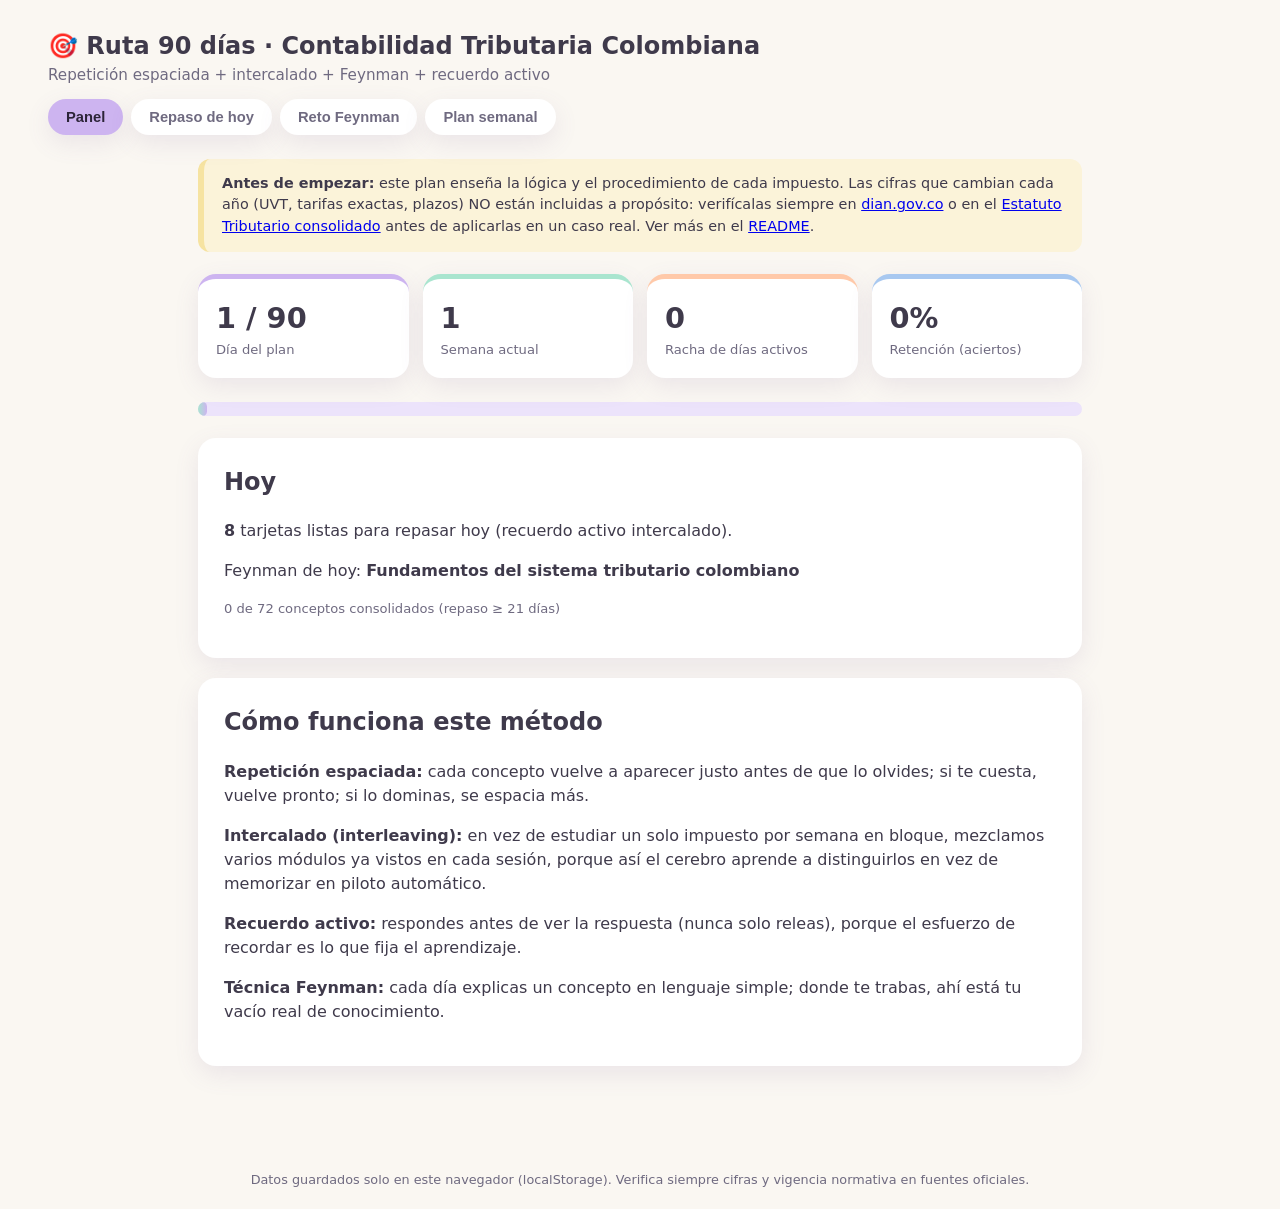
<file: index.html>
<!doctype html>
<html lang="es">
<head>
  <meta charset="UTF-8" />
  <meta name="viewport" content="width=device-width, initial-scale=1.0" />
  <title>Ruta 90 días · Contabilidad Tributaria</title>
  <link rel="stylesheet" href="assets/styles.css" />
</head>
<body>
  <header class="top">
    <div>
      <h1>🎯 Ruta 90 días · Contabilidad Tributaria Colombiana</h1>
      <div class="subtitulo">Repetición espaciada + intercalado + Feynman + recuerdo activo</div>
    </div>
  </header>

  <nav class="tabs">
    <button data-vista="dashboard" class="activo">Panel</button>
    <button data-vista="recall">Repaso de hoy</button>
    <button data-vista="feynman">Reto Feynman</button>
    <button data-vista="plan">Plan semanal</button>
  </nav>

  <main>
    <div class="aviso">
      <strong>Antes de empezar:</strong> este plan enseña la lógica y el procedimiento de cada
      impuesto. Las cifras que cambian cada año (UVT, tarifas exactas, plazos) NO están incluidas
      a propósito: verifícalas siempre en <a href="https://www.dian.gov.co" target="_blank" rel="noopener">dian.gov.co</a>
      o en el <a href="http://www.secretariasenado.gov.co/senado/basedoc/estatuto_tributario.html" target="_blank" rel="noopener">Estatuto Tributario consolidado</a> antes de aplicarlas en un caso real. Ver más en el
      <a href="README.md">README</a>.
    </div>

    <section id="vista-dashboard" class="vista activa">
      <div class="grid-stats">
        <div class="stat"><div class="valor" id="stat-dia">-</div><div class="etiqueta">Día del plan</div></div>
        <div class="stat"><div class="valor" id="stat-semana">-</div><div class="etiqueta">Semana actual</div></div>
        <div class="stat"><div class="valor" id="stat-racha">-</div><div class="etiqueta">Racha de días activos</div></div>
        <div class="stat"><div class="valor" id="stat-retencion">-</div><div class="etiqueta">Retención (aciertos)</div></div>
      </div>
      <div class="barra-progreso"><div id="barra-dias"></div></div>
      <div class="card-panel">
        <h2>Hoy</h2>
        <div id="resumen-hoy"></div>
        <p id="resumen-tarjetas" class="fuentes"></p>
      </div>
      <div class="card-panel">
        <h2>Cómo funciona este método</h2>
        <p><strong>Repetición espaciada:</strong> cada concepto vuelve a aparecer justo antes de que lo olvides; si te cuesta, vuelve pronto; si lo dominas, se espacia más.</p>
        <p><strong>Intercalado (interleaving):</strong> en vez de estudiar un solo impuesto por semana en bloque, mezclamos varios módulos ya vistos en cada sesión, porque así el cerebro aprende a distinguirlos en vez de memorizar en piloto automático.</p>
        <p><strong>Recuerdo activo:</strong> respondes antes de ver la respuesta (nunca solo releas), porque el esfuerzo de recordar es lo que fija el aprendizaje.</p>
        <p><strong>Técnica Feynman:</strong> cada día explicas un concepto en lenguaje simple; donde te trabas, ahí está tu vacío real de conocimiento.</p>
      </div>
    </section>

    <section id="vista-recall" class="vista">
      <div class="card-panel">
        <span class="pill" id="progreso-sesion"></span>
        <div id="contenedor-flash"></div>
      </div>
    </section>

    <section id="vista-feynman" class="vista">
      <div class="card-panel" id="panel-feynman"></div>
    </section>

    <section id="vista-plan" class="vista">
      <div class="card-panel">
        <h2>Plan de 12 semanas (90 días)</h2>
        <p>Cada módulo se "activa" en su semana foco y desde entonces se intercala en las sesiones diarias con los módulos anteriores.</p>
        <table class="plan">
          <thead><tr><th>Semana foco</th><th>Módulo</th><th>Contenido</th><th>Estado</th></tr></thead>
          <tbody id="cuerpo-plan"></tbody>
        </table>
      </div>
    </section>
  </main>

  <footer class="pie">
    Datos guardados solo en este navegador (localStorage). Verifica siempre cifras y vigencia normativa en fuentes oficiales.
  </footer>

  <script src="data/temario.js"></script>
  <script src="assets/app.js"></script>
  <script src="assets/ui.js"></script>
</body>
</html>
</file>
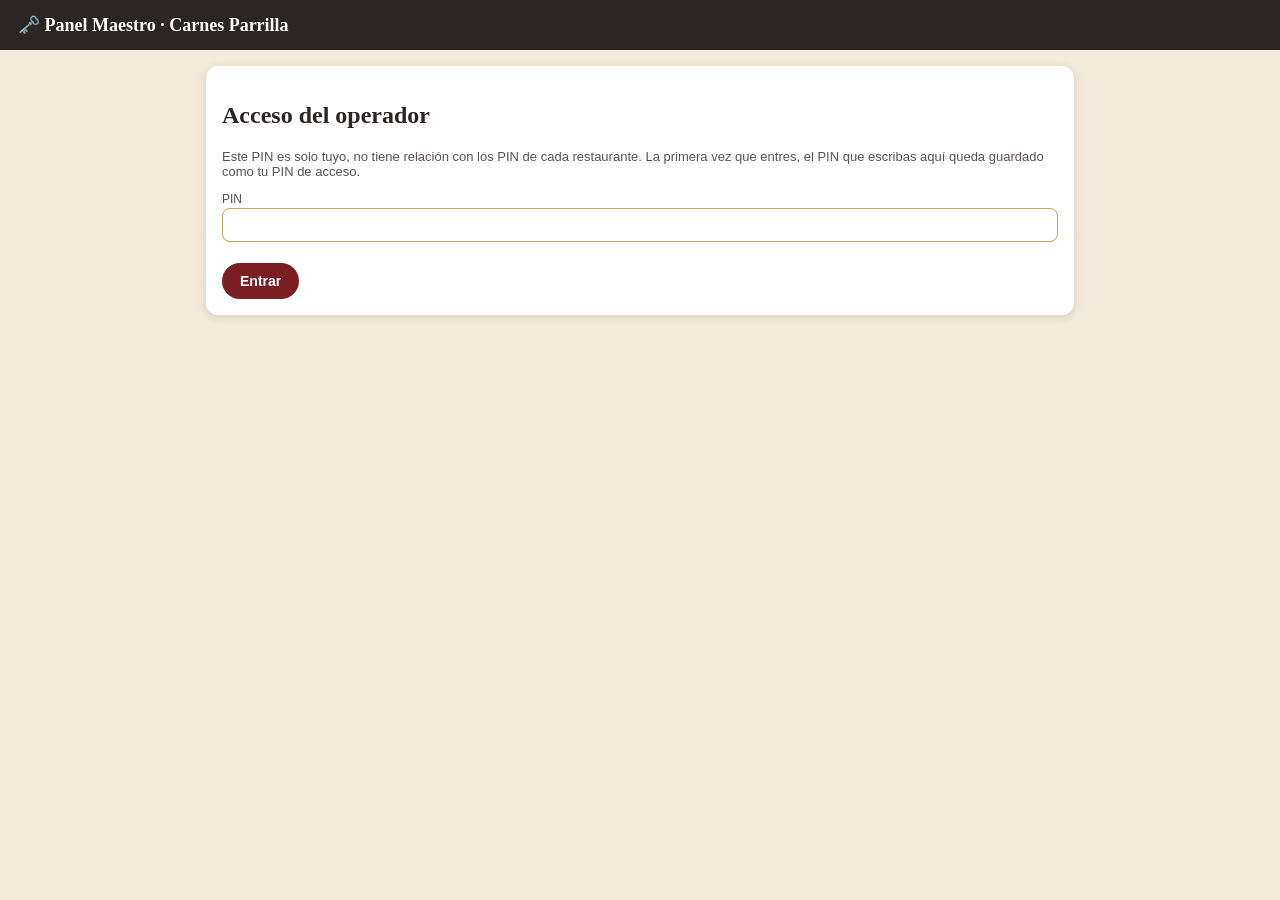
<file: panel-maestro/Index.html>
<!doctype html>
<html lang="es">
<head>
<base target="_top">
<meta charset="UTF-8" />
<style>
  :root{ --vino:#7A1E24; --carbon:#2B2523; --crema:#F4EBDD; --brasa:#D9772B; --dorado:#C9A45C; }
  *{box-sizing:border-box;}
  html,body{margin:0;padding:0;background:var(--crema);color:var(--carbon);font-family:Arial,sans-serif;}
  h1,h2{font-family:Georgia,'Times New Roman',serif;}
  button{font-family:inherit;cursor:pointer;border:none;border-radius:999px;padding:10px 18px;
    font-size:14px;font-weight:700;}
  button.primario{background:var(--vino);color:#fff;}
  button.secundario{background:#fff;color:var(--vino);border:2px solid var(--vino);}
  button.peligro{background:#9B2C2C;color:#fff;}
  input,textarea{font-family:inherit;font-size:14px;padding:8px 10px;border-radius:8px;
    border:1px solid var(--dorado);width:100%;margin-bottom:8px;}
  .oculto{display:none !important;}
  #topbar{background:var(--carbon);color:#fff;padding:14px 18px;}
  #contenedor{max-width:900px;margin:0 auto;padding:16px;}
  .tarjeta{background:#fff;border-radius:12px;box-shadow:0 2px 10px rgba(43,37,35,.15);padding:16px;margin-bottom:14px;}
  table{width:100%;border-collapse:collapse;font-size:14px;}
  th,td{text-align:left;padding:8px;border-bottom:1px solid #eee2d2;}
  .badge{display:inline-block;border-radius:999px;font-size:11px;padding:3px 10px;font-weight:700;color:#fff;}
  .badge.activo{background:#6FA96F;}
  .badge.suspendido{background:#9B2C2C;}
  .badge.vencido{background:#C9843A;}
  .acciones{display:flex;gap:6px;flex-wrap:wrap;}
  .acciones button{padding:6px 12px;font-size:12px;}
  label{font-size:12px;color:#5b5451;display:block;margin:8px 0 2px;}
</style>
</head>
<body>

<div id="topbar"><h1 style="margin:0;font-size:18px">🗝️ Panel Maestro · Carnes Parrilla</h1></div>

<div id="contenedor">

  <div id="vista-login" class="tarjeta">
    <h2>Acceso del operador</h2>
    <p style="font-size:13px;color:#5b5451">Este PIN es solo tuyo, no tiene relación con los PIN de cada restaurante. La primera vez que entres, el PIN que escribas aquí queda guardado como tu PIN de acceso.</p>
    <label>PIN</label>
    <input id="in-pin" type="password" inputmode="numeric">
    <p id="error-login" style="color:#9B2C2C;font-size:13px"></p>
    <button class="primario" onclick="entrar()">Entrar</button>
  </div>

  <div id="vista-panel" class="oculto">
    <div class="tarjeta">
      <div style="display:flex;justify-content:space-between;align-items:center">
        <h2 style="margin:0">Restaurantes</h2>
        <button class="primario" onclick="abrirFormCliente()">+ Nuevo restaurante</button>
      </div>
    </div>
    <div class="tarjeta">
      <table>
        <thead><tr><th>Restaurante</th><th>Estado</th><th>Vence</th><th>Notas</th><th>Acciones</th></tr></thead>
        <tbody id="tabla-clientes"></tbody>
      </table>
    </div>
  </div>

</div>

<div id="capa-modales"></div>

<script>
var estado = { pin: null };

function llamar(nombreFuncion) {
  var args = Array.prototype.slice.call(arguments, 1);
  return new Promise(function (resolve, reject) {
    google.script.run
      .withSuccessHandler(resolve)
      .withFailureHandler(function (err) { reject(err); })[nombreFuncion].apply(null, args);
  });
}

function mostrarError(msg) { alert(msg && msg.message ? msg.message : msg); }
function escapeAttr(t) { return String(t == null ? '' : t).replace(/"/g, '&quot;'); }

function entrar() {
  var pin = document.getElementById('in-pin').value.trim();
  var err = document.getElementById('error-login');
  if (!pin) { err.textContent = 'Escribe un PIN.'; return; }
  llamar('iniciarSesionMaestro', pin).then(function () {
    estado.pin = pin;
    document.getElementById('vista-login').classList.add('oculto');
    document.getElementById('vista-panel').classList.remove('oculto');
    cargarClientes();
  }).catch(function (e) { err.textContent = e.message || String(e); });
}

function cargarClientes() {
  llamar('obtenerClientes', estado.pin).then(function (clientes) {
    var hoy = new Date();
    var html = '';
    clientes.forEach(function (c) {
      var vencido = c.fechaVencimiento && hoy.getTime() > new Date(c.fechaVencimiento).getTime();
      var claseBadge = String(c.estado).toLowerCase() === 'suspendido' ? 'suspendido' : (vencido ? 'vencido' : 'activo');
      var textoBadge = String(c.estado).toLowerCase() === 'suspendido' ? 'Suspendido' : (vencido ? 'Vencido' : 'Activo');
      html += '<tr>' +
        '<td><strong>' + c.nombreRestaurante + '</strong><div style="font-size:11px;color:#7a736e">' + (c.urlWebApp || '') + '</div></td>' +
        '<td><span class="badge ' + claseBadge + '">' + textoBadge + '</span></td>' +
        '<td>' + (c.fechaVencimiento ? new Date(c.fechaVencimiento).toLocaleDateString('es-CO') : '-') + '</td>' +
        '<td style="max-width:160px">' + (c.notas || '') + '</td>' +
        '<td><div class="acciones">' +
          '<button class="secundario" onclick="renovar(\'' + c.idCliente + '\')">Renovar 30d</button>' +
          '<button class="secundario" onclick="suspender(\'' + c.idCliente + '\')">Suspender</button>' +
          '<button class="peligro" onclick="eliminar(\'' + c.idCliente + '\', \'' + escapeAttr(c.nombreRestaurante) + '\')">Eliminar</button>' +
        '</div></td>' +
      '</tr>';
    });
    document.getElementById('tabla-clientes').innerHTML = html || '<tr><td colspan="5">Todavía no has agregado restaurantes.</td></tr>';
  }).catch(mostrarError);
}

function abrirFormCliente() {
  var html = '<div style="position:fixed;inset:0;background:rgba(43,37,35,.55);display:flex;align-items:center;justify-content:center;padding:16px">' +
    '<div class="tarjeta" style="max-width:420px;width:100%">' +
    '<h2>Nuevo restaurante</h2>' +
    '<label>Nombre del restaurante</label><input id="cf-nombre">' +
    '<label>URL de su aplicación web (/exec)</label><input id="cf-url">' +
    '<label>ID de su Google Sheet (opcional, para tu referencia)</label><input id="cf-sheet">' +
    '<label>Notas (ej. plan, contacto, teléfono)</label><textarea id="cf-notas" rows="2"></textarea>' +
    '<div style="display:flex;gap:8px;margin-top:8px">' +
      '<button class="primario" onclick="guardarCliente()">Crear</button>' +
      '<button class="secundario" onclick="cerrarModal()">Cancelar</button>' +
    '</div></div></div>';
  document.getElementById('capa-modales').innerHTML = html;
}

function cerrarModal() { document.getElementById('capa-modales').innerHTML = ''; }

function guardarCliente() {
  var datos = {
    nombreRestaurante: document.getElementById('cf-nombre').value.trim(),
    urlWebApp: document.getElementById('cf-url').value.trim(),
    idHojaCliente: document.getElementById('cf-sheet').value.trim(),
    notas: document.getElementById('cf-notas').value.trim()
  };
  if (!datos.nombreRestaurante) { mostrarError('Escribe el nombre del restaurante.'); return; }
  llamar('crearCliente', estado.pin, datos).then(function (idCliente) {
    cerrarModal();
    cargarClientes();
    alert('Restaurante creado. Su idCliente es:\n\n' + idCliente +
      '\n\nAhora, en el proyecto de Apps Script de ESE restaurante, ejecuta desde el editor:\n\n' +
      'conectarConPanelMaestro("URL_DE_ESTE_PANEL", "' + idCliente + '")');
  }).catch(mostrarError);
}

function renovar(idCliente) {
  llamar('renovarCliente', estado.pin, idCliente, 30).then(cargarClientes).catch(mostrarError);
}

function suspender(idCliente) {
  if (!confirm('¿Suspender el acceso de este restaurante ahora mismo?')) return;
  llamar('suspenderCliente', estado.pin, idCliente).then(cargarClientes).catch(mostrarError);
}

function eliminar(idCliente, nombre) {
  if (!confirm('¿Eliminar "' + nombre + '" de este panel? (su app seguirá existiendo, solo deja de controlarse desde aquí)')) return;
  llamar('eliminarCliente', estado.pin, idCliente).then(cargarClientes).catch(mostrarError);
}
</script>
</body>
</html>
</file>
<file: assets/styles.css>
:root {
  --bg: #faf7f2;
  --card-bg: #ffffff;
  --ink: #3f3a4b;
  --ink-soft: #6f6a80;
  --lavanda: #cdb4f0;
  --lavanda-suave: #ece3fb;
  --menta: #a9e5cf;
  --menta-suave: #e2f7ef;
  --durazno: #ffc9a9;
  --durazno-suave: #ffe9dc;
  --azul: #a8c8f0;
  --azul-suave: #e6effc;
  --rosa: #f3b8cf;
  --rosa-suave: #fbe6ef;
  --amarillo: #f6e3a1;
  --amarillo-suave: #fbf3d9;
  --borde: #e7e0f5;
  --sombra: 0 8px 24px rgba(120, 100, 160, 0.12);
  --radio: 18px;
}

@media (prefers-color-scheme: dark) {
  :root {
    --bg: #221f2c;
    --card-bg: #2c2839;
    --ink: #f1edf8;
    --ink-soft: #c9c2dc;
    --lavanda-suave: #3a3350;
    --menta-suave: #263b35;
    --durazno-suave: #3d3129;
    --azul-suave: #263042;
    --rosa-suave: #3c2c35;
    --amarillo-suave: #3c3627;
    --borde: #453d5c;
    --sombra: 0 8px 24px rgba(0, 0, 0, 0.35);
  }
}

* { box-sizing: border-box; }

body {
  margin: 0;
  font-family: "Nunito", "Segoe UI", system-ui, sans-serif;
  background: var(--bg);
  color: var(--ink);
  line-height: 1.5;
}

header.top {
  padding: 28px clamp(16px, 5vw, 48px) 12px;
  display: flex;
  flex-wrap: wrap;
  align-items: baseline;
  justify-content: space-between;
  gap: 12px;
}

header.top h1 {
  font-size: 1.5rem;
  margin: 0;
}

header.top .subtitulo {
  color: var(--ink-soft);
  font-size: 0.95rem;
}

nav.tabs {
  display: flex;
  gap: 8px;
  padding: 0 clamp(16px, 5vw, 48px) 16px;
  flex-wrap: wrap;
}

nav.tabs button {
  border: none;
  background: var(--card-bg);
  color: var(--ink-soft);
  padding: 10px 18px;
  border-radius: 999px;
  cursor: pointer;
  font-size: 0.92rem;
  font-weight: 700;
  box-shadow: var(--sombra);
  transition: transform 0.15s ease, background 0.15s ease, color 0.15s ease;
}

nav.tabs button.activo {
  background: var(--lavanda);
  color: #2c2438;
}

nav.tabs button:hover { transform: translateY(-1px); }

main {
  padding: 8px clamp(16px, 5vw, 48px) 64px;
  max-width: 980px;
  margin: 0 auto;
}

.vista { display: none; }
.vista.activa { display: block; animation: aparecer 0.25s ease; }

@keyframes aparecer {
  from { opacity: 0; transform: translateY(6px); }
  to { opacity: 1; transform: translateY(0); }
}

.grid-stats {
  display: grid;
  grid-template-columns: repeat(auto-fit, minmax(150px, 1fr));
  gap: 14px;
  margin-bottom: 24px;
}

.stat {
  background: var(--card-bg);
  border-radius: var(--radio);
  padding: 18px;
  box-shadow: var(--sombra);
  border-top: 5px solid var(--lavanda);
}

.stat:nth-child(2) { border-top-color: var(--menta); }
.stat:nth-child(3) { border-top-color: var(--durazno); }
.stat:nth-child(4) { border-top-color: var(--azul); }

.stat .valor {
  font-size: 1.8rem;
  font-weight: 800;
}

.stat .etiqueta {
  color: var(--ink-soft);
  font-size: 0.82rem;
}

.barra-progreso {
  background: var(--lavanda-suave);
  border-radius: 999px;
  height: 14px;
  overflow: hidden;
  margin: 6px 0 22px;
}

.barra-progreso > div {
  height: 100%;
  background: linear-gradient(90deg, var(--menta), var(--lavanda));
  border-radius: 999px;
  transition: width 0.4s ease;
}

.card-panel {
  background: var(--card-bg);
  border-radius: var(--radio);
  padding: 26px;
  box-shadow: var(--sombra);
  margin-bottom: 20px;
}

.card-panel h2 { margin-top: 0; }

.pill {
  display: inline-block;
  background: var(--menta-suave);
  color: var(--ink);
  border-radius: 999px;
  padding: 4px 12px;
  font-size: 0.78rem;
  font-weight: 700;
  margin-bottom: 12px;
}

.flash {
  border-radius: var(--radio);
  padding: 30px;
  min-height: 160px;
  display: flex;
  flex-direction: column;
  justify-content: center;
  align-items: center;
  text-align: center;
  gap: 14px;
  background: var(--azul-suave);
  cursor: pointer;
  font-size: 1.15rem;
  border: 2px dashed var(--azul);
}

.flash .cara-b {
  color: var(--ink-soft);
  font-size: 1rem;
  display: none;
}

.flash.volteada .cara-b { display: block; }
.flash.volteada .cara-a { color: var(--ink-soft); font-size: 0.95rem; }

.botones-grado {
  display: none;
  gap: 10px;
  margin-top: 16px;
  flex-wrap: wrap;
  justify-content: center;
}

.botones-grado.visible { display: flex; }

.botones-grado button {
  border: none;
  border-radius: 12px;
  padding: 12px 16px;
  font-weight: 800;
  cursor: pointer;
  flex: 1;
  min-width: 120px;
}

.btn-otra-vez { background: var(--rosa-suave); color: #7d3355; }
.btn-dificil { background: var(--amarillo-suave); color: #6b551a; }
.btn-bien { background: var(--menta-suave); color: #1f6b4c; }
.btn-facil { background: var(--lavanda-suave); color: #4a2f80; }

.sin-tarjetas {
  text-align: center;
  padding: 40px 20px;
  color: var(--ink-soft);
}

table.plan {
  width: 100%;
  border-collapse: collapse;
  font-size: 0.92rem;
}

table.plan th, table.plan td {
  text-align: left;
  padding: 10px 8px;
  border-bottom: 1px solid var(--borde);
}

table.plan tr.semana-actual { background: var(--amarillo-suave); }

.badge-modulo {
  display: inline-block;
  padding: 2px 10px;
  border-radius: 999px;
  background: var(--rosa-suave);
  font-size: 0.75rem;
  font-weight: 700;
  margin-right: 6px;
}

textarea {
  width: 100%;
  min-height: 130px;
  border-radius: 12px;
  border: 1px solid var(--borde);
  padding: 12px;
  font-family: inherit;
  font-size: 0.95rem;
  background: var(--bg);
  color: var(--ink);
  resize: vertical;
}

.checklist label {
  display: flex;
  gap: 8px;
  align-items: flex-start;
  margin: 8px 0;
  color: var(--ink-soft);
  font-size: 0.92rem;
}

button.principal {
  background: var(--menta);
  color: #17402d;
  border: none;
  padding: 12px 20px;
  border-radius: 12px;
  font-weight: 800;
  cursor: pointer;
  margin-top: 14px;
}

.aviso {
  background: var(--amarillo-suave);
  border-left: 6px solid var(--amarillo);
  padding: 14px 18px;
  border-radius: 12px;
  font-size: 0.9rem;
  margin-bottom: 22px;
}

.fuentes {
  font-size: 0.82rem;
  color: var(--ink-soft);
  margin-top: 10px;
}

.fuentes ul { margin: 6px 0 0; padding-left: 18px; }

footer.pie {
  text-align: center;
  padding: 20px;
  color: var(--ink-soft);
  font-size: 0.8rem;
}
</file>
